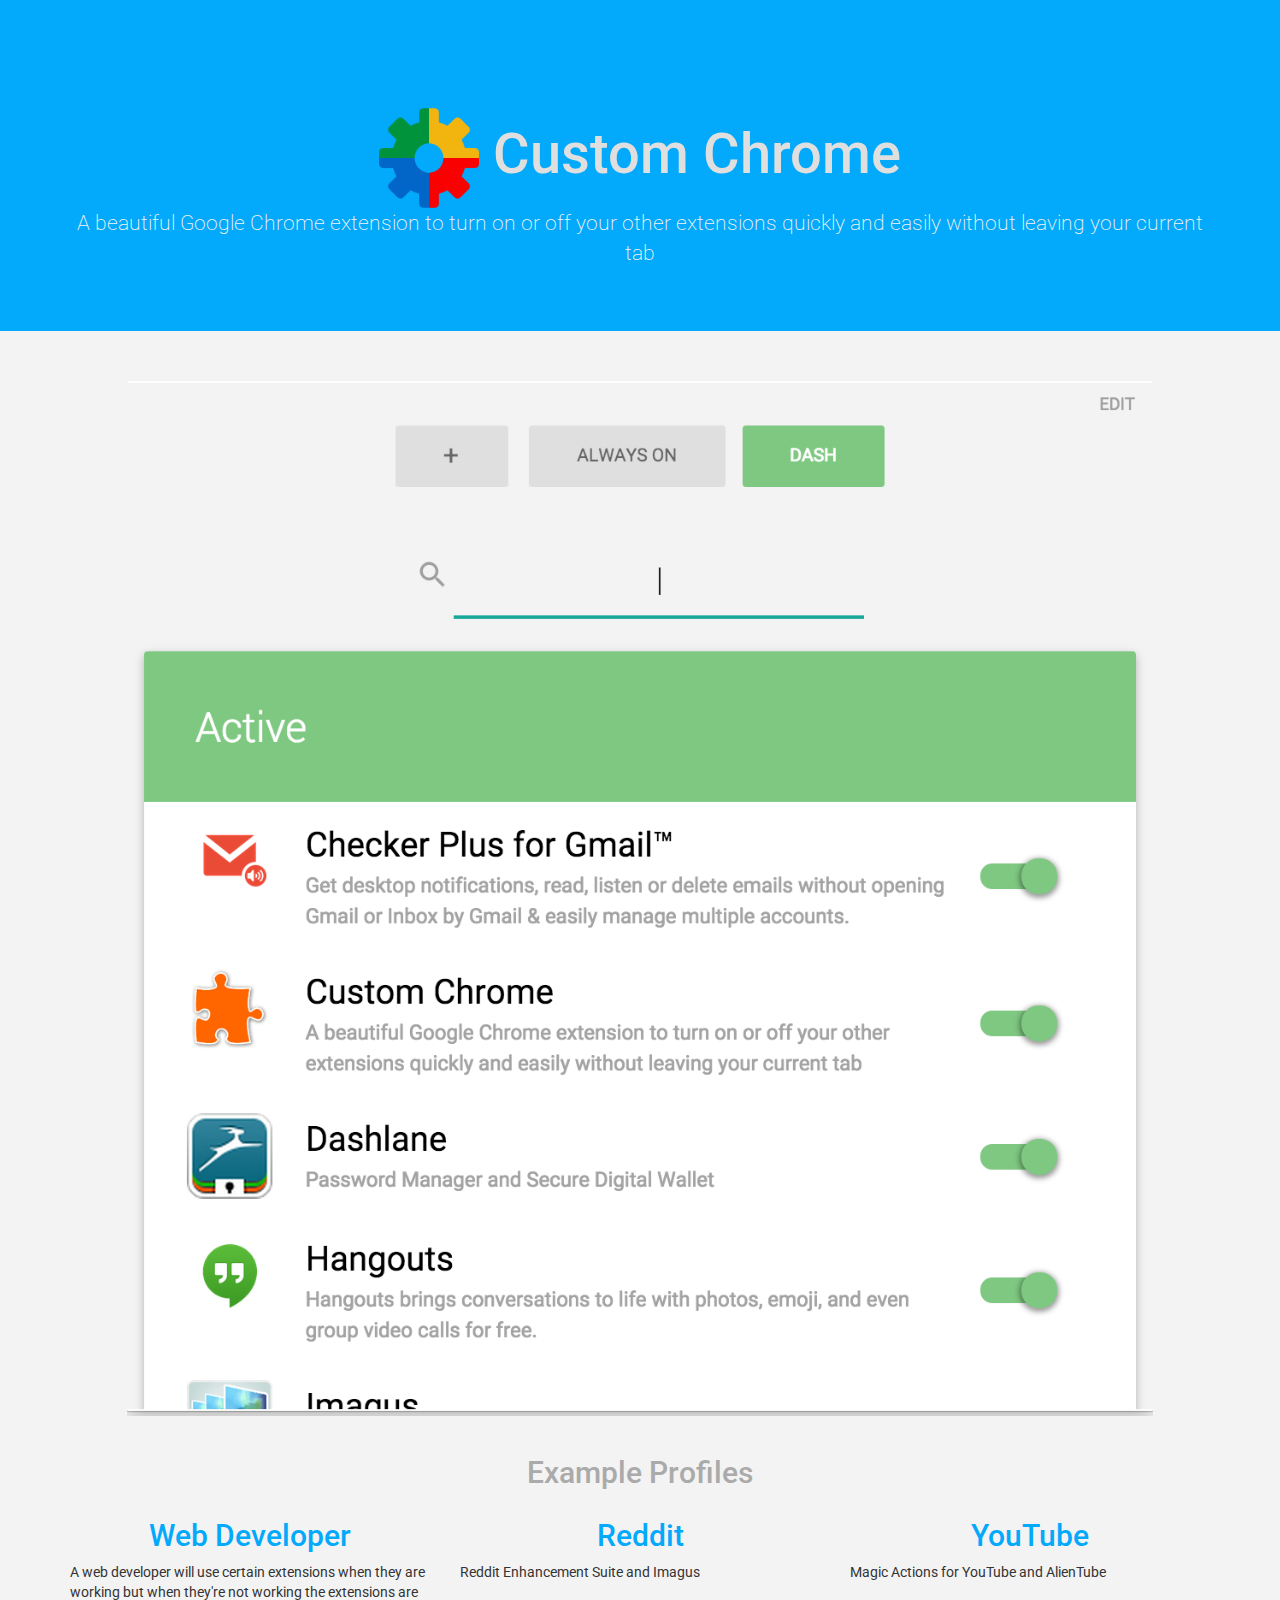
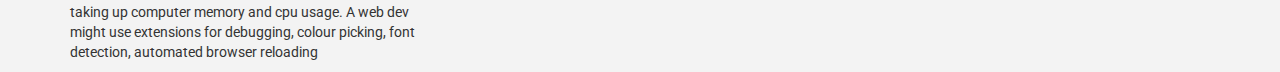
<file: index.html>
<!DOCTYPE html>
<head>
	<link rel='stylesheet' href='http://fonts.googleapis.com/css?family=Roboto'>
	<link rel="stylesheet" href="css/bootstrap.min.css">
	<link rel="stylesheet" href="css/style.css">
	<title>Custom Chrome</title>
</head>
<body>

<div class="jumbotron">
	<div class="container">
		<h1 id="headerText"><img id="logo" src="img/googleCog128.png"> Custom Chrome</h1>
		<p class="tagline">A beautiful Google Chrome extension to turn on or off your other extensions quickly and easily without leaving your current tab</p>
	</div>
</div>

<div class="container">
	<div class="row">
		<div class="col-xs-12 screenshotHolder">
			<img id="screenshot" src="img/cc-overview.png" alt="">
		</div>
	</div>
</div>


<div class="container" style="margin-top:20px;">
  <!-- Example row of columns -->
  <div class="row">
  	<div class="col-xs-12">
  		<h2 class="profileHeader" id="example">Example Profiles</h2>
  	</div>
    <div class="col-md-4">
      <h2 class="profileHeader">Web Developer</h2>
      <p>A web developer will use certain extensions when they are working but when they're not working the extensions are taking up computer memory and cpu usage. A web dev might use extensions for debugging, colour picking, font detection, automated browser reloading</p>
    </div>
    <div class="col-md-4">
      <h2 class="profileHeader">Reddit</h2>
      <p>Reddit Enhancement Suite and Imagus</p>
   </div>
    <div class="col-md-4">
      <h2 class="profileHeader">YouTube</h2>
      <p>Magic Actions for YouTube and AlienTube</p>
    </div>
  </div>

</div> <!-- /container -->




</body>
</html>
</file>
<file: css/style.css>
html,
body {
	width: 100%;
}

body {
	background-color: #f3f3f3;
	font-family: 'Roboto', sans-serif;
	margin: 0;
}

.jumbotron {
	background-color: #03A9FA;
}

#logo {
	width: 50px;
}

#headerText {
	margin: 0;
	padding-top: 60px;
	font-size: 4em;
	text-align: center;
	color: #DFDFDF;
}

.tagline {
	text-align: center;
	color: #f3f3f3;
}

.screenshotHolder {
	margin-top: 20px;
	text-align: center;
}

#screenshot {
	width: 90%;
}

.profileHeader {
	text-align: center;
	color: #03A9FA;
}

#example {
	margin-top: 20px;
	color: #AAA;
}

@media (min-width: 992px) {
	#logo {
		width: 100px;
	}

}
</file>
